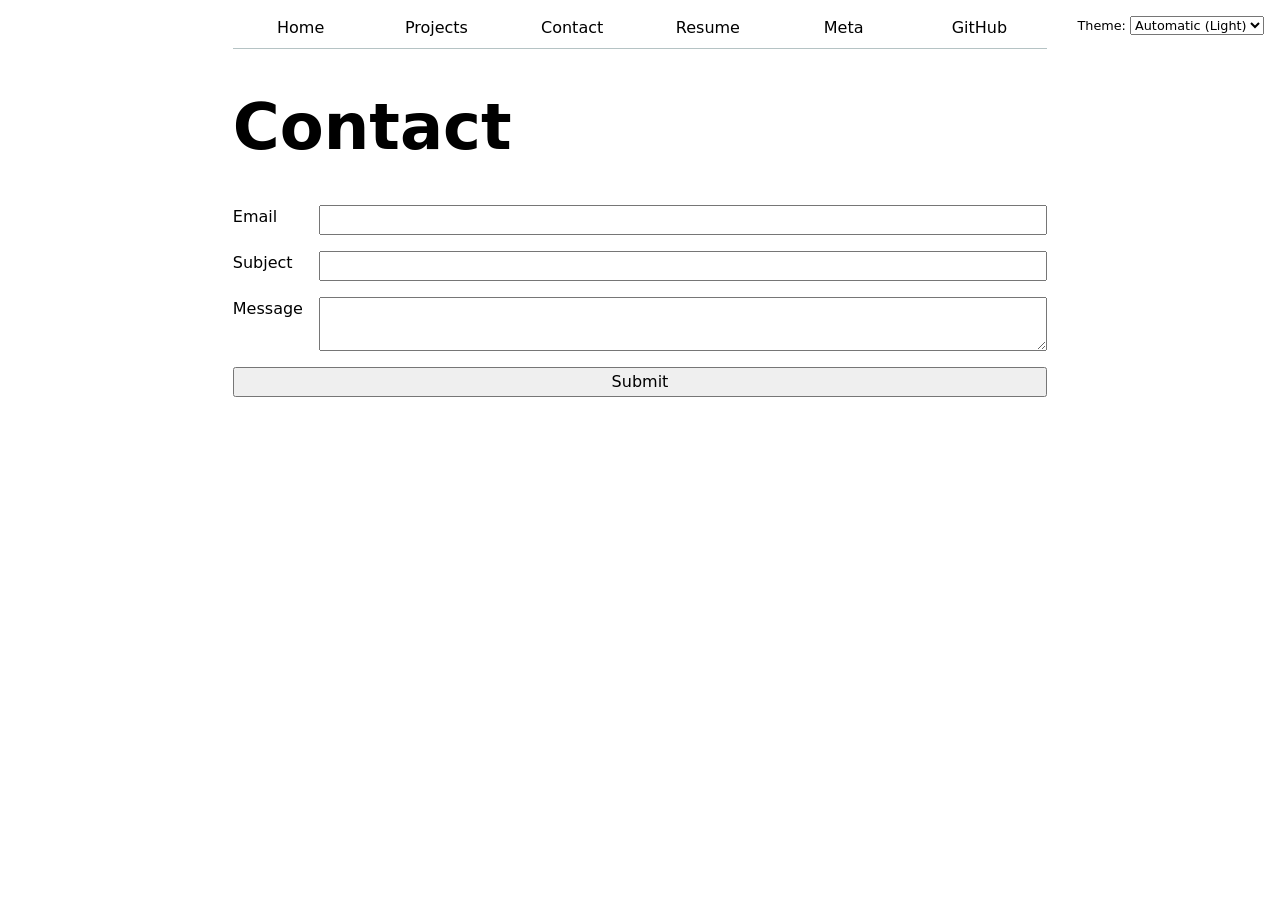
<file: contact/index.html>
<!DOCTYPE html>
<html lang="en">
<head>
    <meta charset="UTF-8">
    <meta name="viewport" content="width=device-width, initial-scale=1.0">
    <title>Contact | Aarman Sachdev</title>
    <link rel="stylesheet" href="../style.css">
    <script type="module" src="../global.js"></script>
</head>
<body>
    <h1>Contact</h1>
    <form action="mailto:aarmansachdev@gmail.com" method="POST" enctype="text/plain">
        <label>Email <input type="email" name="email"></label>
        <label>Subject <input name="subject"></label>
        <label>Message <textarea name="body"></textarea></label>
        <button>Submit</button>
    </form>
</body>
</html>
</file>
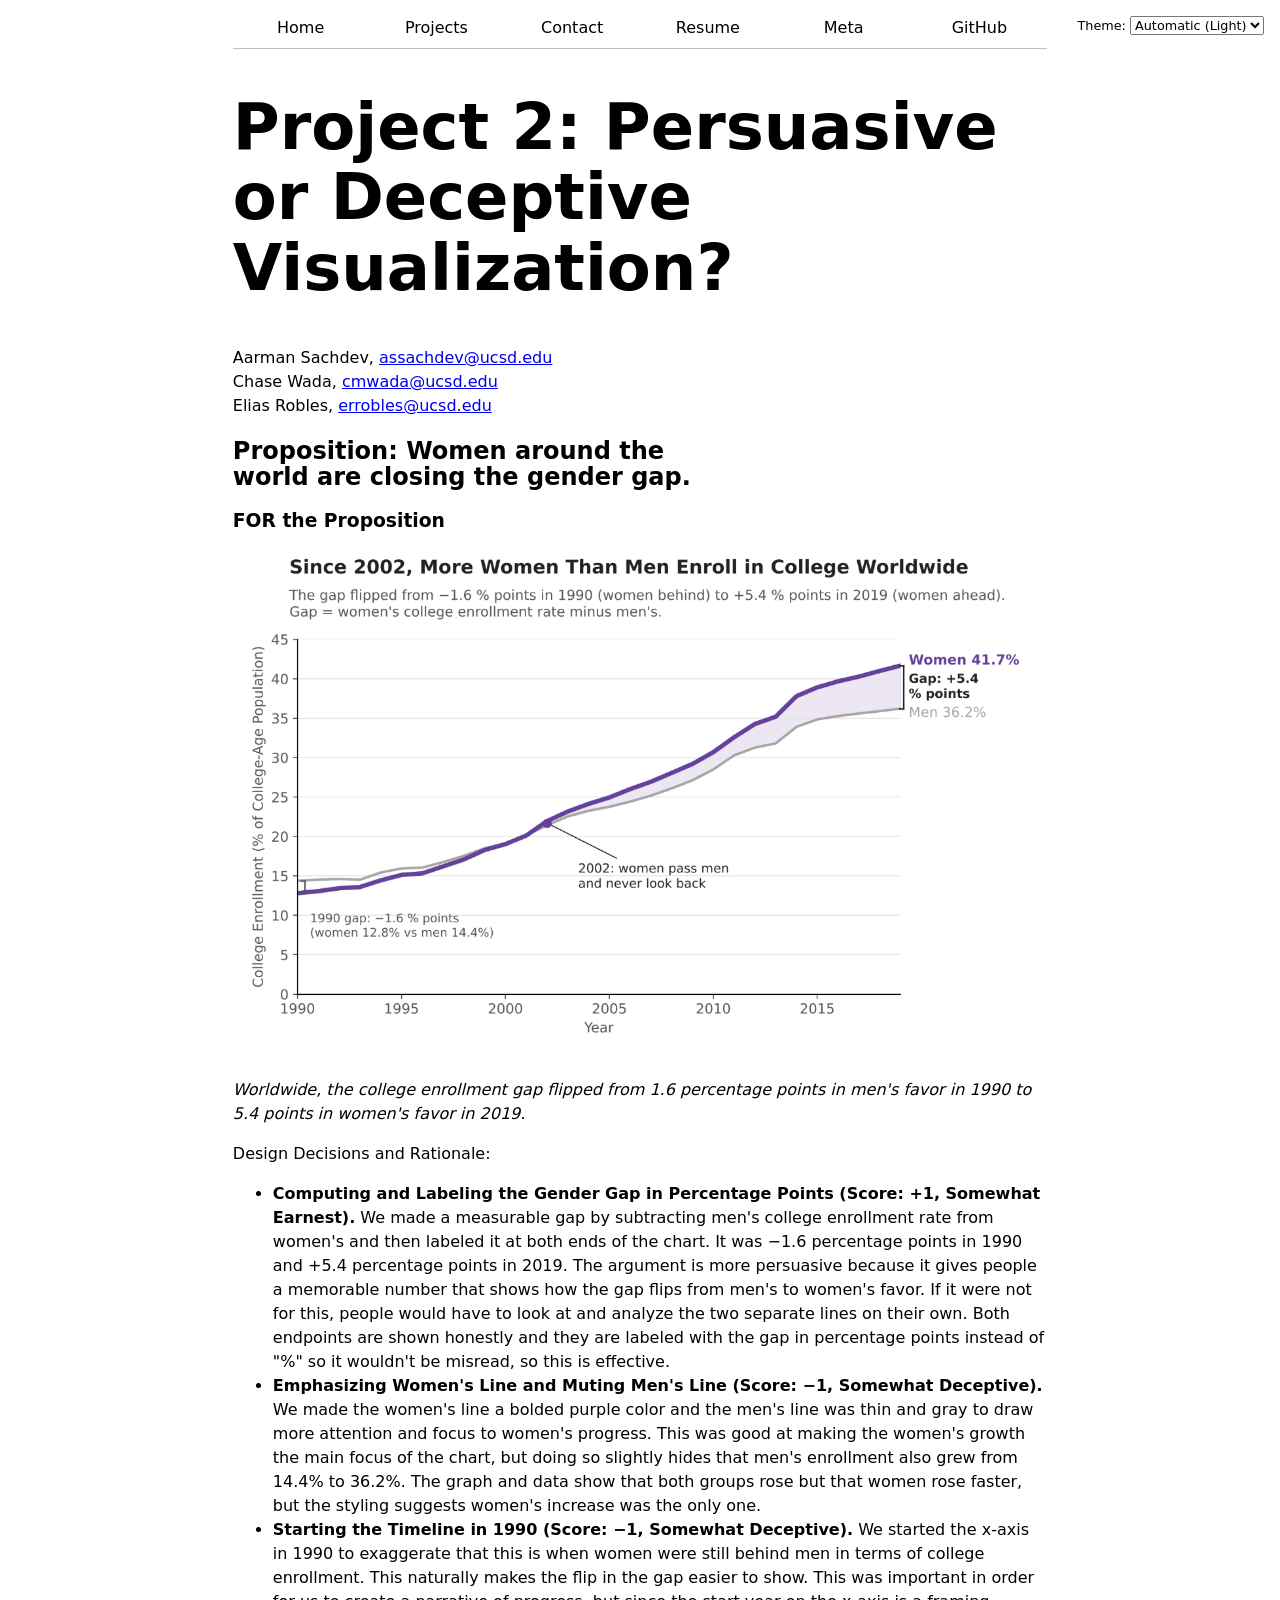
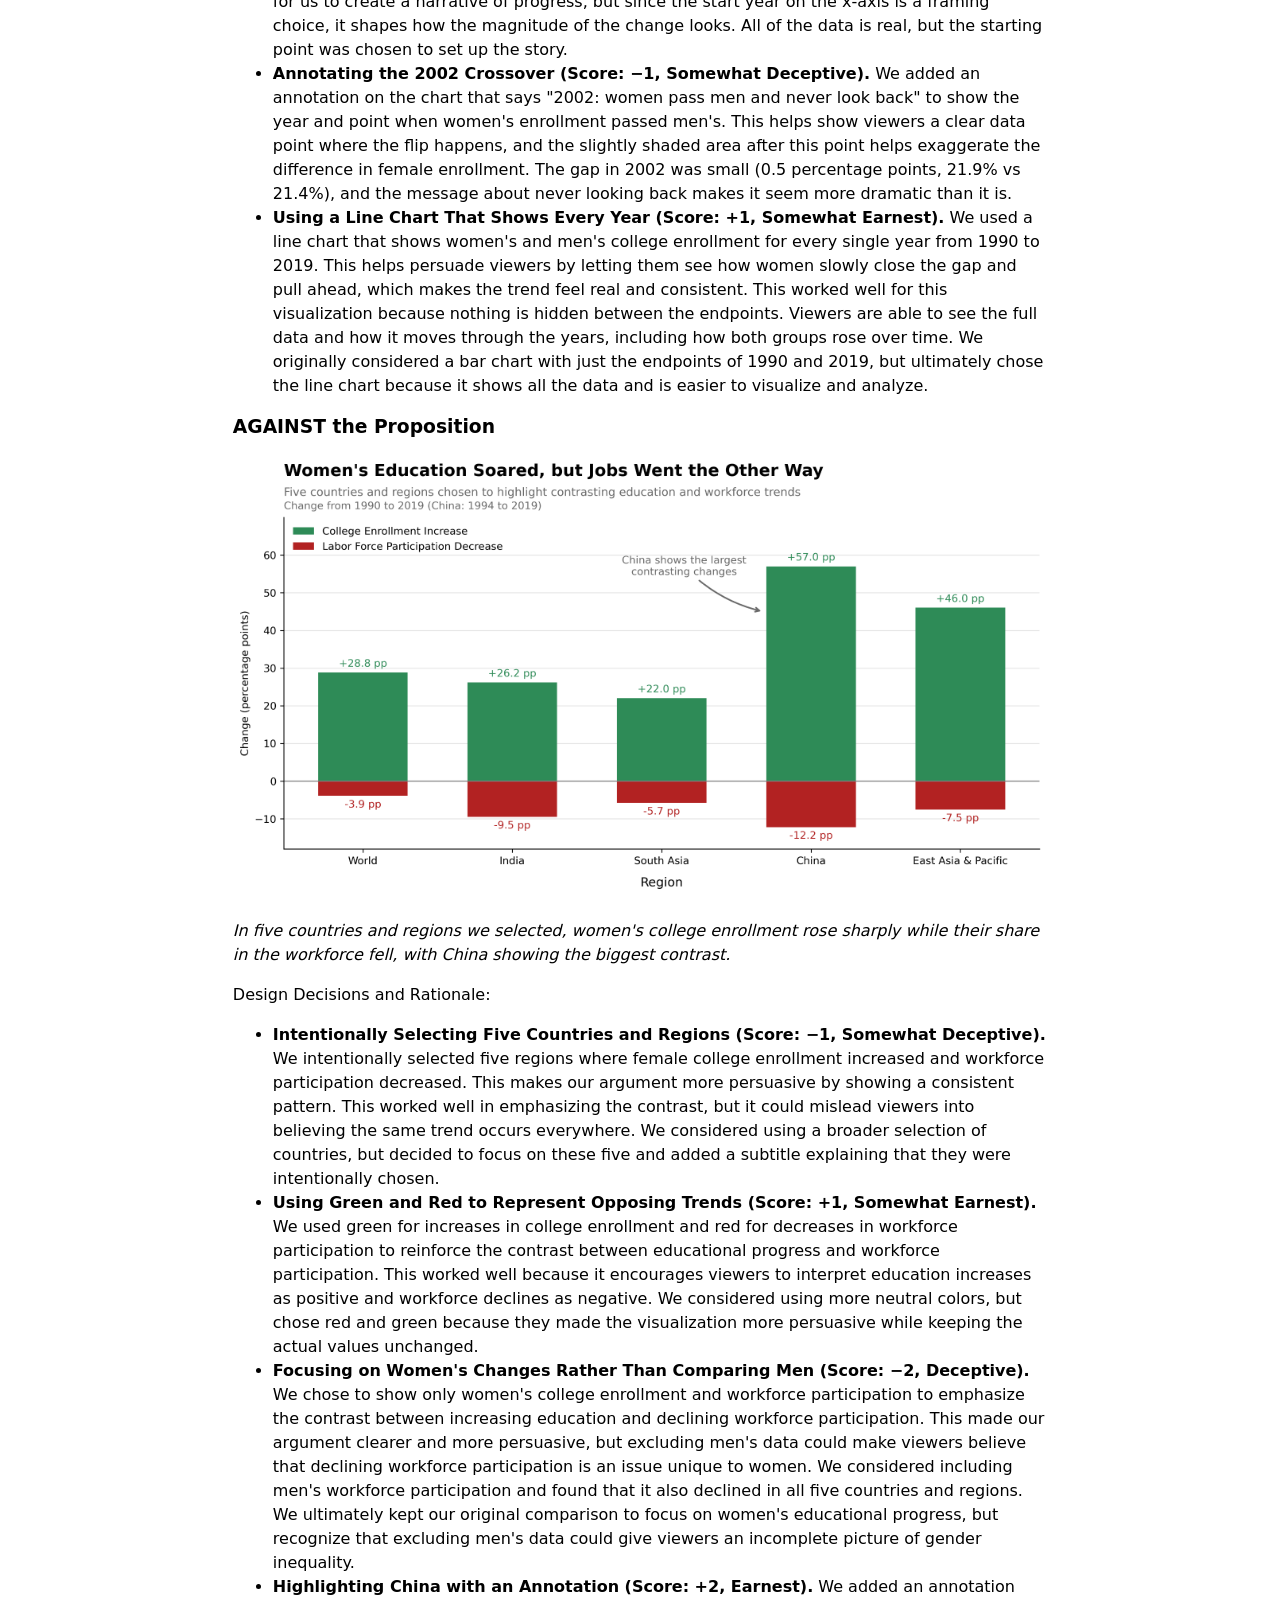
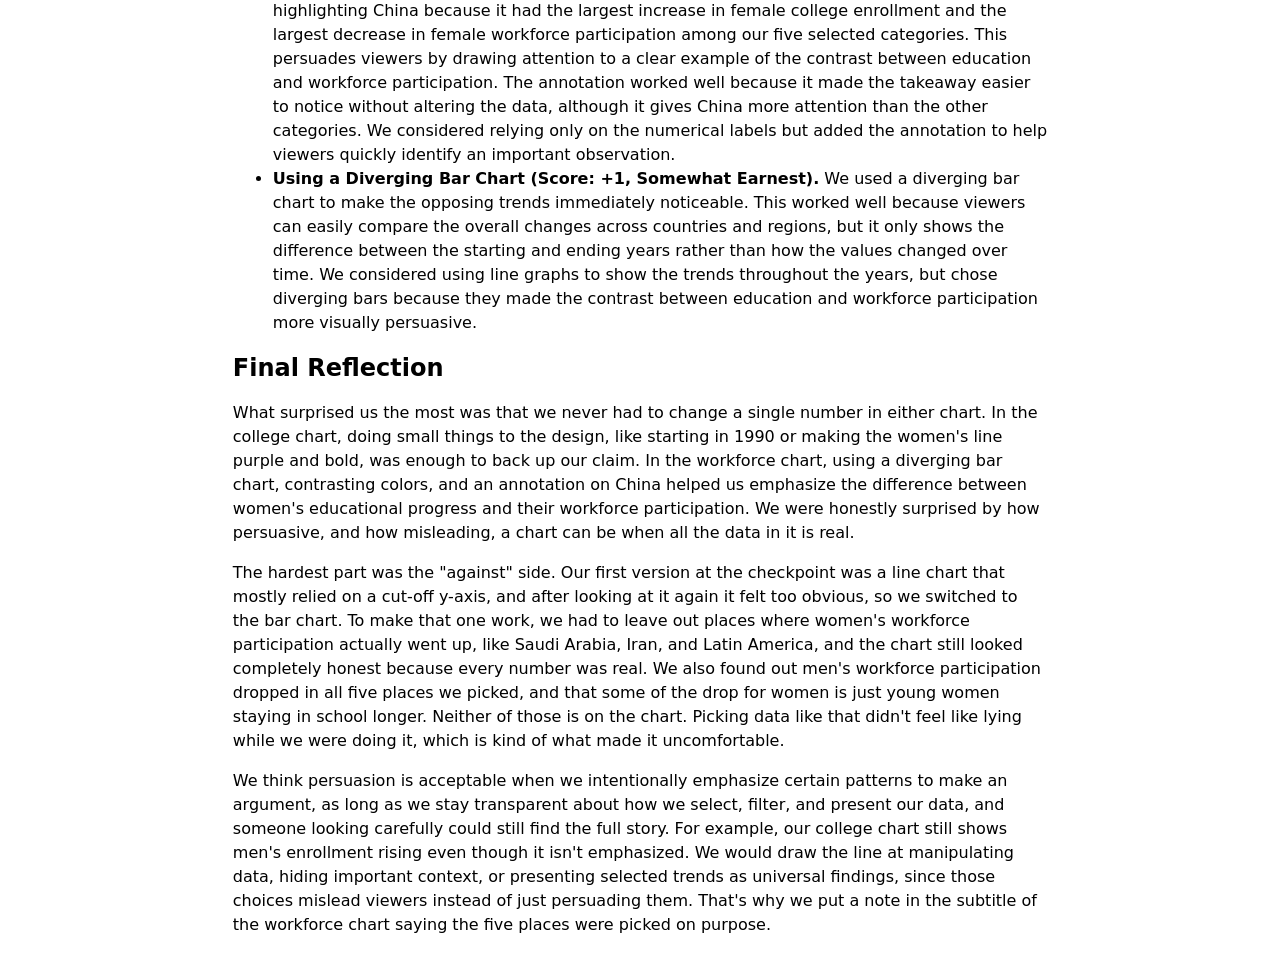
<file: project2/index.html>
<!DOCTYPE html>
<html lang="en">
<head>
    <meta charset="UTF-8">
    <meta name="viewport" content="width=device-width, initial-scale=1.0">
    <title>Project 2: Persuasive or Deceptive Visualization?</title>
    <link rel="stylesheet" href="../style.css">
    <script type="module" src="../global.js"></script>
</head>
<body>
    <h1>Project 2: Persuasive or Deceptive Visualization?</h1>
    <p>
        Aarman Sachdev, <a href="mailto:assachdev@ucsd.edu">assachdev@ucsd.edu</a><br>
        Chase Wada, <a href="mailto:cmwada@ucsd.edu">cmwada@ucsd.edu</a><br>
        Elias Robles, <a href="mailto:errobles@ucsd.edu">errobles@ucsd.edu</a>
    </p>
 
    <h2>Proposition: Women around the world are closing the gender gap.</h2>
 
    <h3>FOR the Proposition</h3>
    <img src="images/for_college.png" alt="Line chart of college enrollment for women and men worldwide from 1990 to 2019, with women passing men in 2002 and the gap labeled at both ends" width="100%">
    <p><em>Worldwide, the college enrollment gap flipped from 1.6 percentage points in men's favor in 1990 to 5.4 points in women's favor in 2019.</em></p>
    <p>Design Decisions and Rationale:</p>
    <ul>
        <li><strong>Computing and Labeling the Gender Gap in Percentage Points (Score: +1, Somewhat Earnest).</strong> We made a measurable gap by subtracting men's college enrollment rate from women's and then labeled it at both ends of the chart. It was &minus;1.6 percentage points in 1990 and +5.4 percentage points in 2019. The argument is more persuasive because it gives people a memorable number that shows how the gap flips from men's to women's favor. If it were not for this, people would have to look at and analyze the two separate lines on their own. Both endpoints are shown honestly and they are labeled with the gap in percentage points instead of "%" so it wouldn't be misread, so this is effective.</li>
        <li><strong>Emphasizing Women's Line and Muting Men's Line (Score: &minus;1, Somewhat Deceptive).</strong> We made the women's line a bolded purple color and the men's line was thin and gray to draw more attention and focus to women's progress. This was good at making the women's growth the main focus of the chart, but doing so slightly hides that men's enrollment also grew from 14.4% to 36.2%. The graph and data show that both groups rose but that women rose faster, but the styling suggests women's increase was the only one.</li>
        <li><strong>Starting the Timeline in 1990 (Score: &minus;1, Somewhat Deceptive).</strong> We started the x-axis in 1990 to exaggerate that this is when women were still behind men in terms of college enrollment. This naturally makes the flip in the gap easier to show. This was important in order for us to create a narrative of progress, but since the start year on the x-axis is a framing choice, it shapes how the magnitude of the change looks. All of the data is real, but the starting point was chosen to set up the story.</li>
        <li><strong>Annotating the 2002 Crossover (Score: &minus;1, Somewhat Deceptive).</strong> We added an annotation on the chart that says "2002: women pass men and never look back" to show the year and point when women's enrollment passed men's. This helps show viewers a clear data point where the flip happens, and the slightly shaded area after this point helps exaggerate the difference in female enrollment. The gap in 2002 was small (0.5 percentage points, 21.9% vs 21.4%), and the message about never looking back makes it seem more dramatic than it is.</li>
        <li><strong>Using a Line Chart That Shows Every Year (Score: +1, Somewhat Earnest).</strong> We used a line chart that shows women's and men's college enrollment for every single year from 1990 to 2019. This helps persuade viewers by letting them see how women slowly close the gap and pull ahead, which makes the trend feel real and consistent. This worked well for this visualization because nothing is hidden between the endpoints. Viewers are able to see the full data and how it moves through the years, including how both groups rose over time. We originally considered a bar chart with just the endpoints of 1990 and 2019, but ultimately chose the line chart because it shows all the data and is easier to visualize and analyze.</li>
    </ul>
 
    <h3>AGAINST the Proposition</h3>
    <img src="images/against_education_vs_work.png" alt="Diverging bar chart comparing the rise in women's college enrollment with the drop in women's labor force participation in five selected countries and regions, with China annotated" width="100%">
    <p><em>In five countries and regions we selected, women's college enrollment rose sharply while their share in the workforce fell, with China showing the biggest contrast.</em></p>
    <p>Design Decisions and Rationale:</p>
    <ul>
        <li><strong>Intentionally Selecting Five Countries and Regions (Score: &minus;1, Somewhat Deceptive).</strong> We intentionally selected five regions where female college enrollment increased and workforce participation decreased. This makes our argument more persuasive by showing a consistent pattern. This worked well in emphasizing the contrast, but it could mislead viewers into believing the same trend occurs everywhere. We considered using a broader selection of countries, but decided to focus on these five and added a subtitle explaining that they were intentionally chosen.</li>
        <li><strong>Using Green and Red to Represent Opposing Trends (Score: +1, Somewhat Earnest).</strong> We used green for increases in college enrollment and red for decreases in workforce participation to reinforce the contrast between educational progress and workforce participation. This worked well because it encourages viewers to interpret education increases as positive and workforce declines as negative. We considered using more neutral colors, but chose red and green because they made the visualization more persuasive while keeping the actual values unchanged.</li>
        <li><strong>Focusing on Women's Changes Rather Than Comparing Men (Score: &minus;2, Deceptive).</strong> We chose to show only women's college enrollment and workforce participation to emphasize the contrast between increasing education and declining workforce participation. This made our argument clearer and more persuasive, but excluding men's data could make viewers believe that declining workforce participation is an issue unique to women. We considered including men's workforce participation and found that it also declined in all five countries and regions. We ultimately kept our original comparison to focus on women's educational progress, but recognize that excluding men's data could give viewers an incomplete picture of gender inequality.</li>
        <li><strong>Highlighting China with an Annotation (Score: +2, Earnest).</strong> We added an annotation highlighting China because it had the largest increase in female college enrollment and the largest decrease in female workforce participation among our five selected categories. This persuades viewers by drawing attention to a clear example of the contrast between education and workforce participation. The annotation worked well because it made the takeaway easier to notice without altering the data, although it gives China more attention than the other categories. We considered relying only on the numerical labels but added the annotation to help viewers quickly identify an important observation.</li>
        <li><strong>Using a Diverging Bar Chart (Score: +1, Somewhat Earnest).</strong> We used a diverging bar chart to make the opposing trends immediately noticeable. This worked well because viewers can easily compare the overall changes across countries and regions, but it only shows the difference between the starting and ending years rather than how the values changed over time. We considered using line graphs to show the trends throughout the years, but chose diverging bars because they made the contrast between education and workforce participation more visually persuasive.</li>
    </ul>
 
    <h2>Final Reflection</h2>
    <p>What surprised us the most was that we never had to change a single number in either chart. In the college chart, doing small things to the design, like starting in 1990 or making the women's line purple and bold, was enough to back up our claim. In the workforce chart, using a diverging bar chart, contrasting colors, and an annotation on China helped us emphasize the difference between women's educational progress and their workforce participation. We were honestly surprised by how persuasive, and how misleading, a chart can be when all the data in it is real.</p>
    <p>The hardest part was the "against" side. Our first version at the checkpoint was a line chart that mostly relied on a cut-off y-axis, and after looking at it again it felt too obvious, so we switched to the bar chart. To make that one work, we had to leave out places where women's workforce participation actually went up, like Saudi Arabia, Iran, and Latin America, and the chart still looked completely honest because every number was real. We also found out men's workforce participation dropped in all five places we picked, and that some of the drop for women is just young women staying in school longer. Neither of those is on the chart. Picking data like that didn't feel like lying while we were doing it, which is kind of what made it uncomfortable.</p>
    <p>We think persuasion is acceptable when we intentionally emphasize certain patterns to make an argument, as long as we stay transparent about how we select, filter, and present our data, and someone looking carefully could still find the full story. For example, our college chart still shows men's enrollment rising even though it isn't emphasized. We would draw the line at manipulating data, hiding important context, or presenting selected trends as universal findings, since those choices mislead viewers instead of just persuading them. That's why we put a note in the subtitle of the workforce chart saying the five places were picked on purpose.</p>
</body>
</html>
</file>
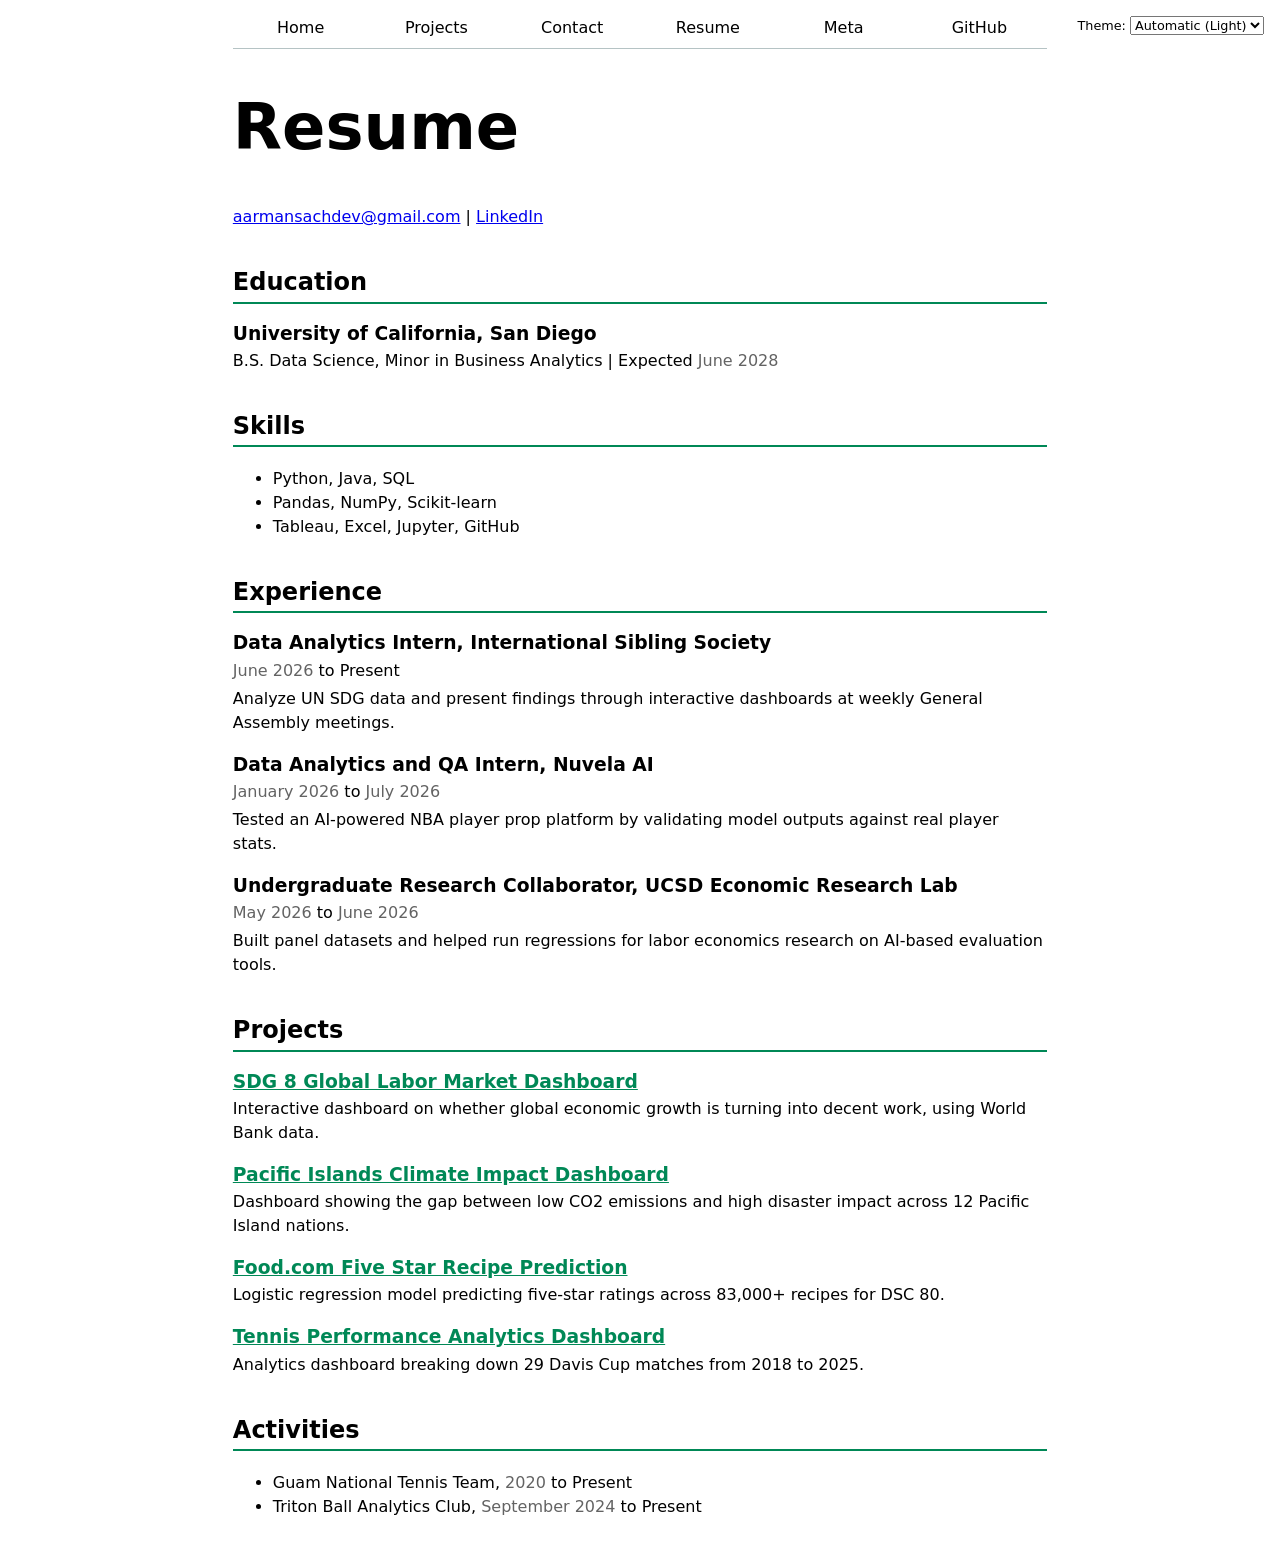
<file: resume/index.html>
<!DOCTYPE html>
<html lang="en">
<head>
    <meta charset="UTF-8">
    <meta name="viewport" content="width=device-width, initial-scale=1.0">
    <title>Resume</title>
    <link rel="stylesheet" href="../style.css">
    <script type="module" src="../global.js"></script>
</head>
<body>
    <h1>Resume</h1>
    <p>
        <a href="mailto:aarmansachdev@gmail.com">aarmansachdev@gmail.com</a> |
        <a href="https://www.linkedin.com/in/aarman-sachdev-87a729346" target="_blank">LinkedIn</a>
    </p>

    <section>
        <h2>Education</h2>
        <article>
            <h3>University of California, San Diego</h3>
            <p>B.S. Data Science, Minor in Business Analytics | Expected <time datetime="2028-06">June 2028</time></p>
        </article>
    </section>

    <section>
        <h2>Skills</h2>
        <ul>
            <li>Python, Java, SQL</li>
            <li>Pandas, NumPy, Scikit-learn</li>
            <li>Tableau, Excel, Jupyter, GitHub</li>
        </ul>
    </section>

    <section>
        <h2>Experience</h2>

        <article>
            <h3>Data Analytics Intern, International Sibling Society</h3>
            <p><time datetime="2026-06">June 2026</time> to Present</p>
            <p>Analyze UN SDG data and present findings through interactive dashboards at weekly General Assembly meetings.</p>
        </article>

        <article>
            <h3>Data Analytics and QA Intern, Nuvela AI</h3>
            <p><time datetime="2026-01">January 2026</time> to <time datetime="2026-07">July 2026</time></p>
            <p>Tested an AI-powered NBA player prop platform by validating model outputs against real player stats.</p>
        </article>

        <article>
            <h3>Undergraduate Research Collaborator, UCSD Economic Research Lab</h3>
            <p><time datetime="2026-05">May 2026</time> to <time datetime="2026-06">June 2026</time></p>
            <p>Built panel datasets and helped run regressions for labor economics research on AI-based evaluation tools.</p>
        </article>
    </section>

    <section>
        <h2>Projects</h2>

        <article>
            <h3><a href="https://assachdev-jpg.github.io/sdg8-labor-dashboard" target="_blank">SDG 8 Global Labor Market Dashboard</a></h3>
            <p>Interactive dashboard on whether global economic growth is turning into decent work, using World Bank data.</p>
        </article>

        <article>
            <h3><a href="https://assachdev-jpg.github.io/pacific-climate-dashboard" target="_blank">Pacific Islands Climate Impact Dashboard</a></h3>
            <p>Dashboard showing the gap between low CO2 emissions and high disaster impact across 12 Pacific Island nations.</p>
        </article>

        <article>
            <h3><a href="https://ag-see.github.io/Food-dot-com-Ratings-Prediction/" target="_blank">Food.com Five Star Recipe Prediction</a></h3>
            <p>Logistic regression model predicting five-star ratings across 83,000+ recipes for DSC 80.</p>
        </article>

        <article>
            <h3><a href="https://aarmansachdev.github.io/davis-cup-tennis-analytics/" target="_blank">Tennis Performance Analytics Dashboard</a></h3>
            <p>Analytics dashboard breaking down 29 Davis Cup matches from 2018 to 2025.</p>
        </article>
    </section>

    <section>
        <h2>Activities</h2>
        <ul>
            <li>Guam National Tennis Team, <time datetime="2020">2020</time> to Present</li>
            <li>Triton Ball Analytics Club, <time datetime="2024-09">September 2024</time> to Present</li>
        </ul>
    </section>
</body>
</html>
</file>
<file: style.css>
:root {
  --color-accent: oklch(55% 0.13 160);
  accent-color: var(--color-accent);
  color-scheme: light dark;
}

body {
  font: 100%/1.5 system-ui;
  max-width: 80ch;
  margin-inline: max(1em, (100% - 80ch) / 2);
}

h1 {
  font-size: 400%;
}

h1, h2, h3, h4, h5, h6 {
  line-height: 1.1;
  text-wrap: balance;
}

nav {
  --border-color: oklch(50% 10% 200 / 40%);
  display: flex;
  margin-bottom: 1em;
  border-bottom: 1px solid var(--border-color);
}

nav a {
  flex: 1;
  text-decoration: none;
  color: inherit;
  text-align: center;
  padding: 0.5em;
}

nav a.current {
  border-bottom: 0.4em solid var(--border-color);
  padding-bottom: 0.1em;
}

nav a:hover {
  border-bottom: 0.4em solid var(--color-accent);
  padding-bottom: 0.1em;
  background-color: color-mix(in oklch, var(--color-accent), canvas 85%);
}

input, textarea, button, select {
  font: inherit;
}

form {
  display: grid;
  grid-template-columns: auto 1fr;
  gap: 1em;
}

form label {
  display: grid;
  grid-template-columns: subgrid;
  grid-column: 1 / -1;
}

form button {
  grid-column: 1 / -1;
}

.projects {
  display: grid;
  grid-template-columns: repeat(auto-fill, minmax(15em, 1fr));
  gap: 1em;
}

.projects article {
  display: grid;
  grid-template-rows: subgrid;
  grid-row: span 3;
}

.projects h2 {
  margin: 0;
}

section {
  margin-block: 2.5em;
}

section h2 {
  border-bottom: 2px solid var(--color-accent);
  padding-bottom: 0.25em;
}

section article {
  margin-block: 1.25em;
}

section article h3 {
  margin-bottom: 0.25em;
}

section article p {
  margin-block: 0.25em;
}

section time {
  color: oklch(50% 0 0);
}

section a {
  color: var(--color-accent);
}

.color-scheme {
  position: absolute;
  top: 1rem;
  right: 1rem;
  font-size: 80%;
}

#profile-stats dl {
  display: grid;
  grid-template-columns: repeat(4, 1fr);
  text-align: center;
}

#profile-stats dt {
  grid-row: 1;
  font-size: 80%;
  text-transform: uppercase;
  color: oklch(55% 0 0);
}

#profile-stats dd {
  grid-row: 2;
  margin: 0;
  font-size: 200%;
  font-weight: bold;
}

.project-year {
  color: gray;
  font-family: Baskerville, serif;
  font-variant-numeric: oldstyle-nums;
  margin: 0;
}

.container {
  display: flex;
  align-items: center;
  gap: 2em;
}

#projects-pie-plot {
  max-width: 20em;
  margin-block: 2em;
  overflow: visible;
}

#projects-pie-plot path {
  transition: 300ms;
  cursor: pointer;
}

#projects-pie-plot:has(path:hover) path:not(:hover) {
  opacity: 0.5;
}

.selected {
  --color: oklch(60% 45% 0) !important;

  &:is(path) {
    fill: var(--color);
  }
}

.legend {
  flex: 1;
  display: grid;
  grid-template-columns: repeat(auto-fill, minmax(9em, 1fr));
  gap: 1em;
  list-style: none;
  margin: 0;
  padding: 1em;
  border: 1px solid oklch(80% 0 0);
  border-radius: 0.5em;
}

.legend-item {
  display: flex;
  align-items: center;
  gap: 0.5em;
  cursor: pointer;
}

.swatch {
  display: inline-block;
  width: 1em;
  aspect-ratio: 1 / 1;
  border-radius: 50%;
  background: var(--color);
}

.searchBar {
  width: 100%;
  box-sizing: border-box;
  padding: 0.5em;
  margin-block: 1em;
  font: inherit;
}

dl.stats {
  display: grid;
  grid-auto-flow: column;
  grid-template-rows: auto auto;
  grid-auto-columns: 1fr;
  gap: 0.25em 1em;
  text-align: center;
}

dl.stats dt {
  grid-row: 1;
  font-size: 80%;
  text-transform: uppercase;
  color: oklch(55% 0 0);
}

dl.stats dd {
  grid-row: 2;
  margin: 0;
  font-size: 150%;
  font-weight: bold;
}

.gridlines .tick line {
  stroke: oklch(80% 0 0);
  stroke-opacity: 0.5;
}

.gridlines .domain {
  display: none;
}

dl.info {
  display: grid;
  grid-template-columns: auto 1fr;
  gap: 0.25em 1em;
  margin: 0;
  transition-duration: 500ms;
  transition-property: opacity, visibility;
}

dl.info dt {
  color: oklch(55% 0 0);
  font-size: 90%;
}

dl.info dd {
  margin: 0;
}

dl.info[hidden]:not(:hover, :focus-within) {
  opacity: 0;
  visibility: hidden;
}

.tooltip {
  position: fixed;
  top: 1em;
  left: 1em;
  background-color: color-mix(in oklch, canvas, transparent 15%);
  backdrop-filter: blur(6px);
  box-shadow: 0 2px 10px oklch(0% 0 0 / 20%);
  border-radius: 0.5em;
  padding: 0.75em 1em;
  pointer-events: none;
}

circle {
  transition: 200ms;
  transform-origin: center;
  transform-box: fill-box;
}

circle:hover {
  transform: scale(1.5);
}

circle.selected {
  fill: #ff6b6b;
}

@keyframes marching-ants {
  to {
    stroke-dashoffset: -8;
  }
}

.selection {
  fill-opacity: 0.1;
  stroke: black;
  stroke-opacity: 0.7;
  stroke-dasharray: 5 3;
  animation: marching-ants 2s linear infinite;
}
.projects img {
  width: 100%;
  aspect-ratio: 16 / 10;
  object-fit: cover;
  border-radius: 0.3em;
}
circle {
  @starting-style {
    r: 0;
  }
}

.time-filter {
  display: flex;
  align-items: baseline;
  gap: 1em;
  margin-block: 1em;
}

.time-filter label {
  display: flex;
  align-items: baseline;
  gap: 0.5em;
  flex: 1;
}

.time-filter input {
  flex: 1;
}

.time-filter time {
  margin-left: auto;
  color: oklch(55% 0 0);
}

#scrolly-1 {
  position: relative;
  display: flex;
  gap: 1rem;

  > * {
    flex: 1;
  }
}

#scatter-story {
  position: relative;
}

#scatter-plot {
  position: sticky;
  top: 0;
  left: 0;
  bottom: auto;
  height: 50vh;
}

.step {
  padding-bottom: 40vh;
}

#files {
  display: grid;
  grid-template-columns: 1fr 4fr;

  > div {
    grid-column: 1 / -1;
    display: grid;
    grid-template-columns: subgrid;
  }

  dt {
    grid-column: 1;
  }

  dt small {
    display: block;
    font-size: 75%;
    opacity: 0.7;
  }

  dd {
    grid-column: 2;
    display: flex;
    flex-wrap: wrap;
    align-items: start;
    align-content: start;
    gap: 0.15em;
    padding-top: 0.6em;
    margin-left: 0;
  }
}

.loc {
  display: flex;
  width: 0.5em;
  aspect-ratio: 1;
  background: var(--color);
  border-radius: 50%;
}
</file>
